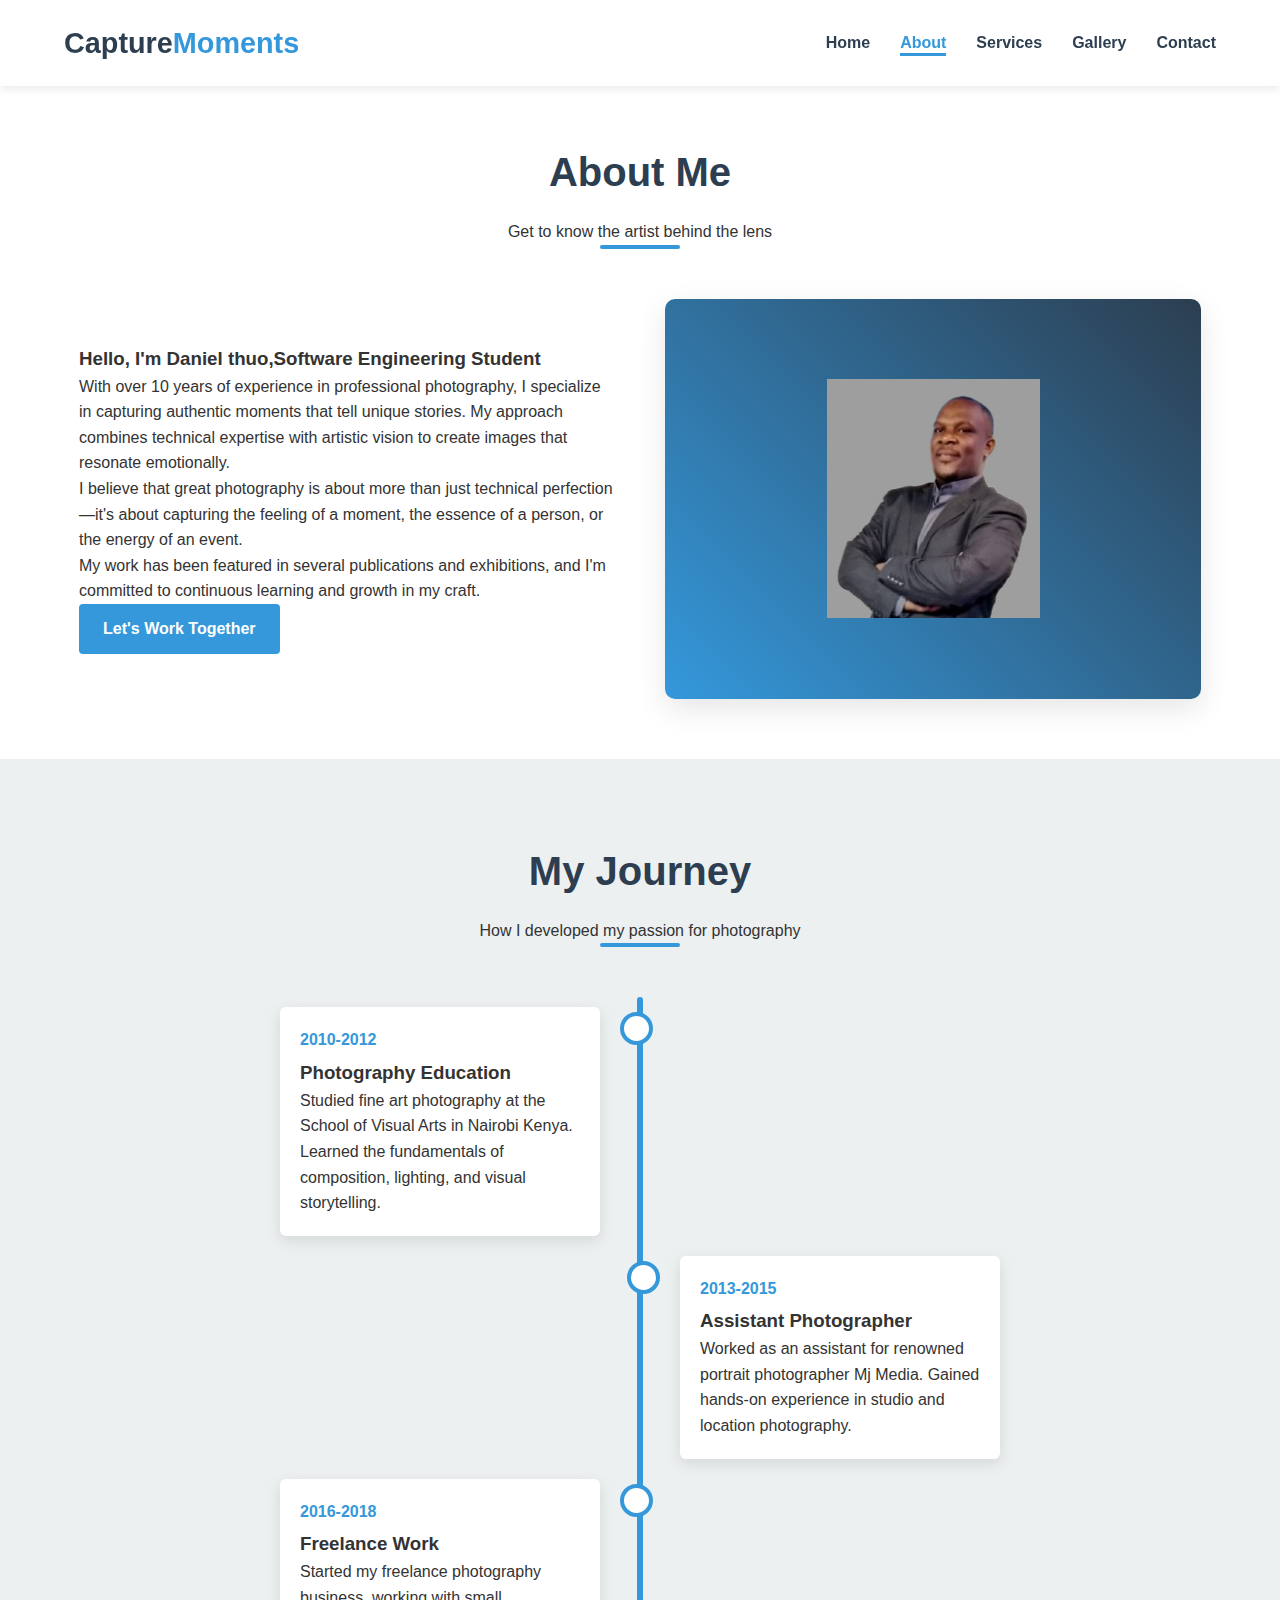
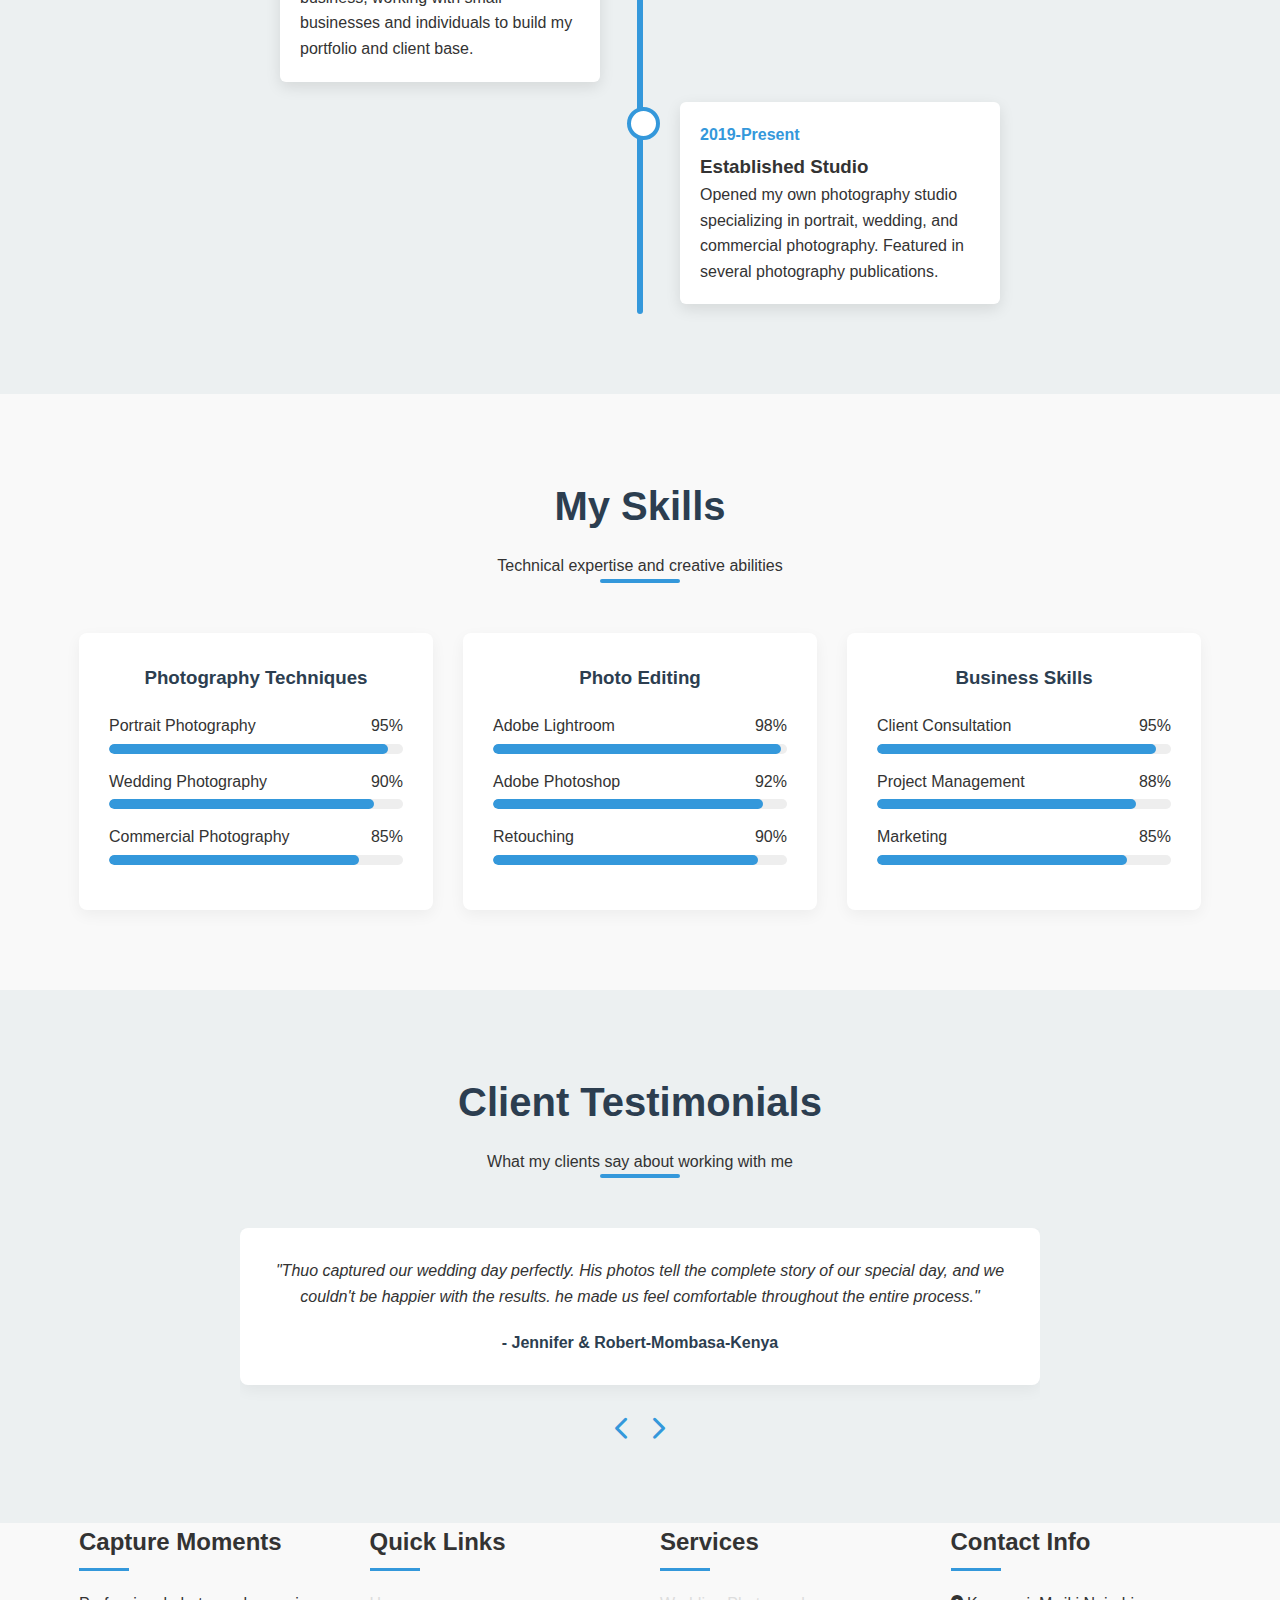
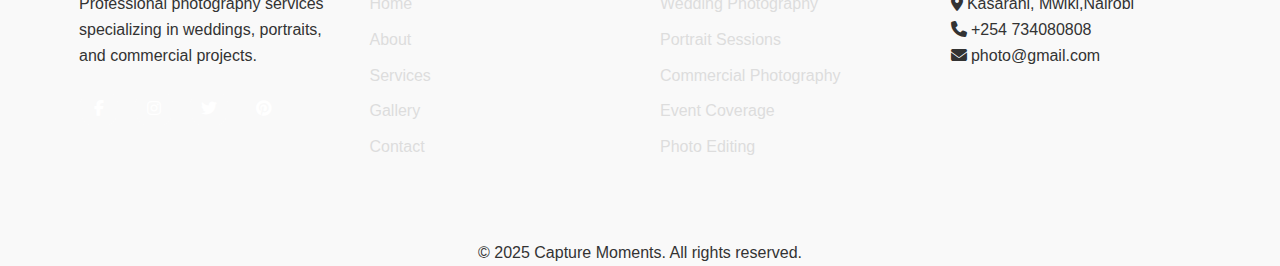
<file: about.html>
<!DOCTYPE html>
<html lang="en">
<head>
    <meta charset="UTF-8">
    <meta name="viewport" content="width=device-width, initial-scale=1.0">
    <title>About - Capture Moments Photography</title>
    <link rel="stylesheet" href="https://cdnjs.cloudflare.com/ajax/libs/font-awesome/6.4.0/css/all.min.css">
    <link rel="stylesheet" href="css/style.css">
</head>
<body>
    <!-- Header -->
    <header>
        <div class="container header-container">
            <a href="index.html" class="logo">Capture<span>Moments</span></a>
            
            <div class="hamburger" id="hamburger">
                <i class="fas fa-bars"></i>
            </div>
            
            <ul class="nav-menu" id="nav-menu">
                <li><a href="index.html">Home</a></li>
                <li><a href="about.html" class="active">About</a></li>
                <li><a href="services.html">Services</a></li>
                <li><a href="gallery.html">Gallery</a></li>
                <li><a href="contact.html">Contact</a></li>
            </ul>
        </div>
    </header>

    <!-- About Intro Section -->
    <section class="about-intro">
        <div class="container">
            <div class="section-title">
                <h2>About Me</h2>
                <p>Get to know the artist behind the lens</p>
            </div>
            
            <div class="about-content">
                <div class="about-text">
                    <h3>Hello, I'm Daniel thuo,Software Engineering Student</h3>
                    <p>With over 10 years of experience in professional photography, 
                      I specialize in capturing authentic moments that tell unique stories.
                      My approach combines technical expertise with artistic vision to create images that resonate emotionally.</p>
                    <p>I believe that great photography is about more than just technical perfection—it's about capturing the feeling of a moment, 
                      the essence of a person, or the energy of an event.</p>
                    <p>My work has been featured in several publications and exhibitions,
                      and I'm committed to continuous learning and growth in my craft.</p>
                    <a href="contact.html" class="btn">Let's Work Together</a>
                </div>
                <div class="about-image">
                    <div class="image-placeholder">
                       <img src="images/pas.png" alt="Photographer Portrait" />
                    </div>
                </div>
            </div>
        </div>
    </section>

    <!-- My Journey Section -->
    <section class="journey">
        <div class="container">
            <div class="section-title">
                <h2>My Journey</h2>
                <p>How I developed my passion for photography</p>
            </div>
            
            <div class="timeline">
                <div class="timeline-item">
                    <div class="timeline-content">
                        <div class="timeline-date">2010-2012</div>
                        <h3>Photography Education</h3>
                        <p>Studied fine art photography at the School of Visual Arts in Nairobi Kenya. 
                          Learned the fundamentals of composition, lighting, and visual storytelling.</p>
                    </div>
                </div>
                
                <div class="timeline-item">
                    <div class="timeline-content">
                        <div class="timeline-date">2013-2015</div>
                        <h3>Assistant Photographer</h3>
                        <p>Worked as an assistant for renowned portrait photographer Mj Media. 
                          Gained hands-on experience in studio and location photography.</p>
                    </div>
                </div>
                
                <div class="timeline-item">
                    <div class="timeline-content">
                        <div class="timeline-date">2016-2018</div>
                        <h3>Freelance Work</h3>
                        <p>Started my freelance photography business, 
                          working with small businesses and individuals to build my portfolio and client base.</p>
                    </div>
                </div>
                
                <div class="timeline-item">
                    <div class="timeline-content">
                        <div class="timeline-date">2019-Present</div>
                        <h3>Established Studio</h3>
                        <p>Opened my own photography studio specializing in portrait, wedding, and commercial photography.
                           Featured in several photography publications.</p>
                    </div>
                </div>
            </div>
        </div>
    </section>

    <!-- Skills Section -->
    <section class="skills">
        <div class="container">
            <div class="section-title">
                <h2>My Skills</h2>
                <p>Technical expertise and creative abilities</p>
            </div>
            
            <div class="skills-container">
                <div class="skill-category">
                    <h3>Photography Techniques</h3>
                    
                    <div class="skill-item">
                        <div class="skill-name">
                            <span>Portrait Photography</span>
                            <span>95%</span>
                        </div>
                        <div class="skill-bar">
                            <div class="skill-progress" style="width: 95%"></div>
                        </div>
                    </div>
                    
                    <div class="skill-item">
                        <div class="skill-name">
                            <span>Wedding Photography</span>
                            <span>90%</span>
                        </div>
                        <div class="skill-bar">
                            <div class="skill-progress" style="width: 90%"></div>
                        </div>
                    </div>
                    
                    <div class="skill-item">
                        <div class="skill-name">
                            <span>Commercial Photography</span>
                            <span>85%</span>
                        </div>
                        <div class="skill-bar">
                            <div class="skill-progress" style="width: 85%"></div>
                        </div>
                    </div>
                </div>
                
                <div class="skill-category">
                    <h3>Photo Editing</h3>
                    
                    <div class="skill-item">
                        <div class="skill-name">
                            <span>Adobe Lightroom</span>
                            <span>98%</span>
                        </div>
                        <div class="skill-bar">
                            <div class="skill-progress" style="width: 98%"></div>
                        </div>
                    </div>
                    
                    <div class="skill-item">
                        <div class="skill-name">
                            <span>Adobe Photoshop</span>
                            <span>92%</span>
                        </div>
                        <div class="skill-bar">
                            <div class="skill-progress" style="width: 92%"></div>
                        </div>
                    </div>
                    
                    <div class="skill-item">
                        <div class="skill-name">
                            <span>Retouching</span>
                            <span>90%</span>
                        </div>
                        <div class="skill-bar">
                            <div class="skill-progress" style="width: 90%"></div>
                        </div>
                    </div>
                </div>
                
                <div class="skill-category">
                    <h3>Business Skills</h3>
                    
                    <div class="skill-item">
                        <div class="skill-name">
                            <span>Client Consultation</span>
                            <span>95%</span>
                        </div>
                        <div class="skill-bar">
                            <div class="skill-progress" style="width: 95%"></div>
                        </div>
                    </div>
                    
                    <div class="skill-item">
                        <div class="skill-name">
                            <span>Project Management</span>
                            <span>88%</span>
                        </div>
                        <div class="skill-bar">
                            <div class="skill-progress" style="width: 88%"></div>
                        </div>
                    </div>
                    
                    <div class="skill-item">
                        <div class="skill-name">
                            <span>Marketing</span>
                            <span>85%</span>
                        </div>
                        <div class="skill-bar">
                            <div class="skill-progress" style="width: 85%"></div>
                        </div>
                    </div>
                </div>
            </div>
        </div>
    </section>

    <!-- Testimonials Section -->
    <section class="testimonials">
        <div class="container">
            <div class="section-title">
                <h2>Client Testimonials</h2>
                <p>What my clients say about working with me</p>
            </div>
            
            <div class="testimonial-slider">
                <div class="testimonial active">
                    <p class="testimonial-text">"Thuo captured our wedding day perfectly.
                       His photos tell the complete story of our special day, 
                       and we couldn't be happier with the results. 
                       he made us feel comfortable throughout the entire process."</p>
                    <p class="testimonial-author">- Jennifer & Robert-Mombasa-Kenya</p>
                </div>
                
                <div class="testimonial">
                    <p class="testimonial-text">"The corporate headshots Thuo took for our team were exceptional. 
                      he has a talent for making people feel at ease, which resulted in natural, 
                      professional photos that represent our company perfectly."</p>
                    <p class="testimonial-author">- Michael Thompson, CEO-USA</p>
                </div>
                
                <div class="testimonial">
                    <p class="testimonial-text">"I've hired Thuo for several commercial projects, 
                      and he consistently delivers outstanding work. His attention to detail and creative eye make His
                       photography stand out from the rest."</p>
                    <p class="testimonial-author">- Lisa Chen, Marketing Director-China</p>
                </div>
                
                <div class="testimonial-controls">
                    <button id="prev-testimonial"><i class="fas fa-chevron-left"></i></button>
                    <button id="next-testimonial"><i class="fas fa-chevron-right"></i></button>
                </div>
            </div>
        </div>
    </section>

    <!-- Footer -->
    <footer>
        <div class="container">
            <div class="footer-container">
                <div class="footer-section">
                    <h3>Capture Moments</h3>
                    <p>Professional photography services specializing in weddings, portraits, and commercial projects.</p>
                    <div class="social-links">
                        <a href="#"><i class="fab fa-facebook-f"></i></a>
                        <a href="#"><i class="fab fa-instagram"></i></a>
                        <a href="#"><i class="fab fa-twitter"></i></a>
                        <a href="#"><i class="fab fa-pinterest"></i></a>
                    </div>
                </div>
                
                <div class="footer-section">
                    <h3>Quick Links</h3>
                    <ul class="footer-links">
                        <li><a href="index.html">Home</a></li>
                        <li><a href="about.html">About</a></li>
                        <li><a href="services.html">Services</a></li>
                        <li><a href="gallery.html">Gallery</a></li>
                        <li><a href="contact.html">Contact</a></li>
                    </ul>
                </div>
                
                <div class="footer-section">
                    <h3>Services</h3>
                    <ul class="footer-links">
                        <li><a href="services.html">Wedding Photography</a></li>
                        <li><a href="services.html">Portrait Sessions</a></li>
                        <li><a href="services.html">Commercial Photography</a></li>
                        <li><a href="services.html">Event Coverage</a></li>
                        <li><a href="services.html">Photo Editing</a></li>
                    </ul>
                </div>
                
                <div class="footer-section">
                    <h3>Contact Info</h3>
                    <p><i class="fas fa-map-marker-alt"></i> Kasarani, Mwiki,Nairobi</p>
                    <p><i class="fas fa-phone"></i> +254 734080808</p>
                    <p><i class="fas fa-envelope"></i> photo@gmail.com</p>
                </div>
            </div>
            
            <div class="copyright">
                <p>&copy; 2025 Capture Moments. All rights reserved.</p>
            </div>
        </div>
    </footer>

    <script src="js/script.js"></script>
</body>
</html>
</file>
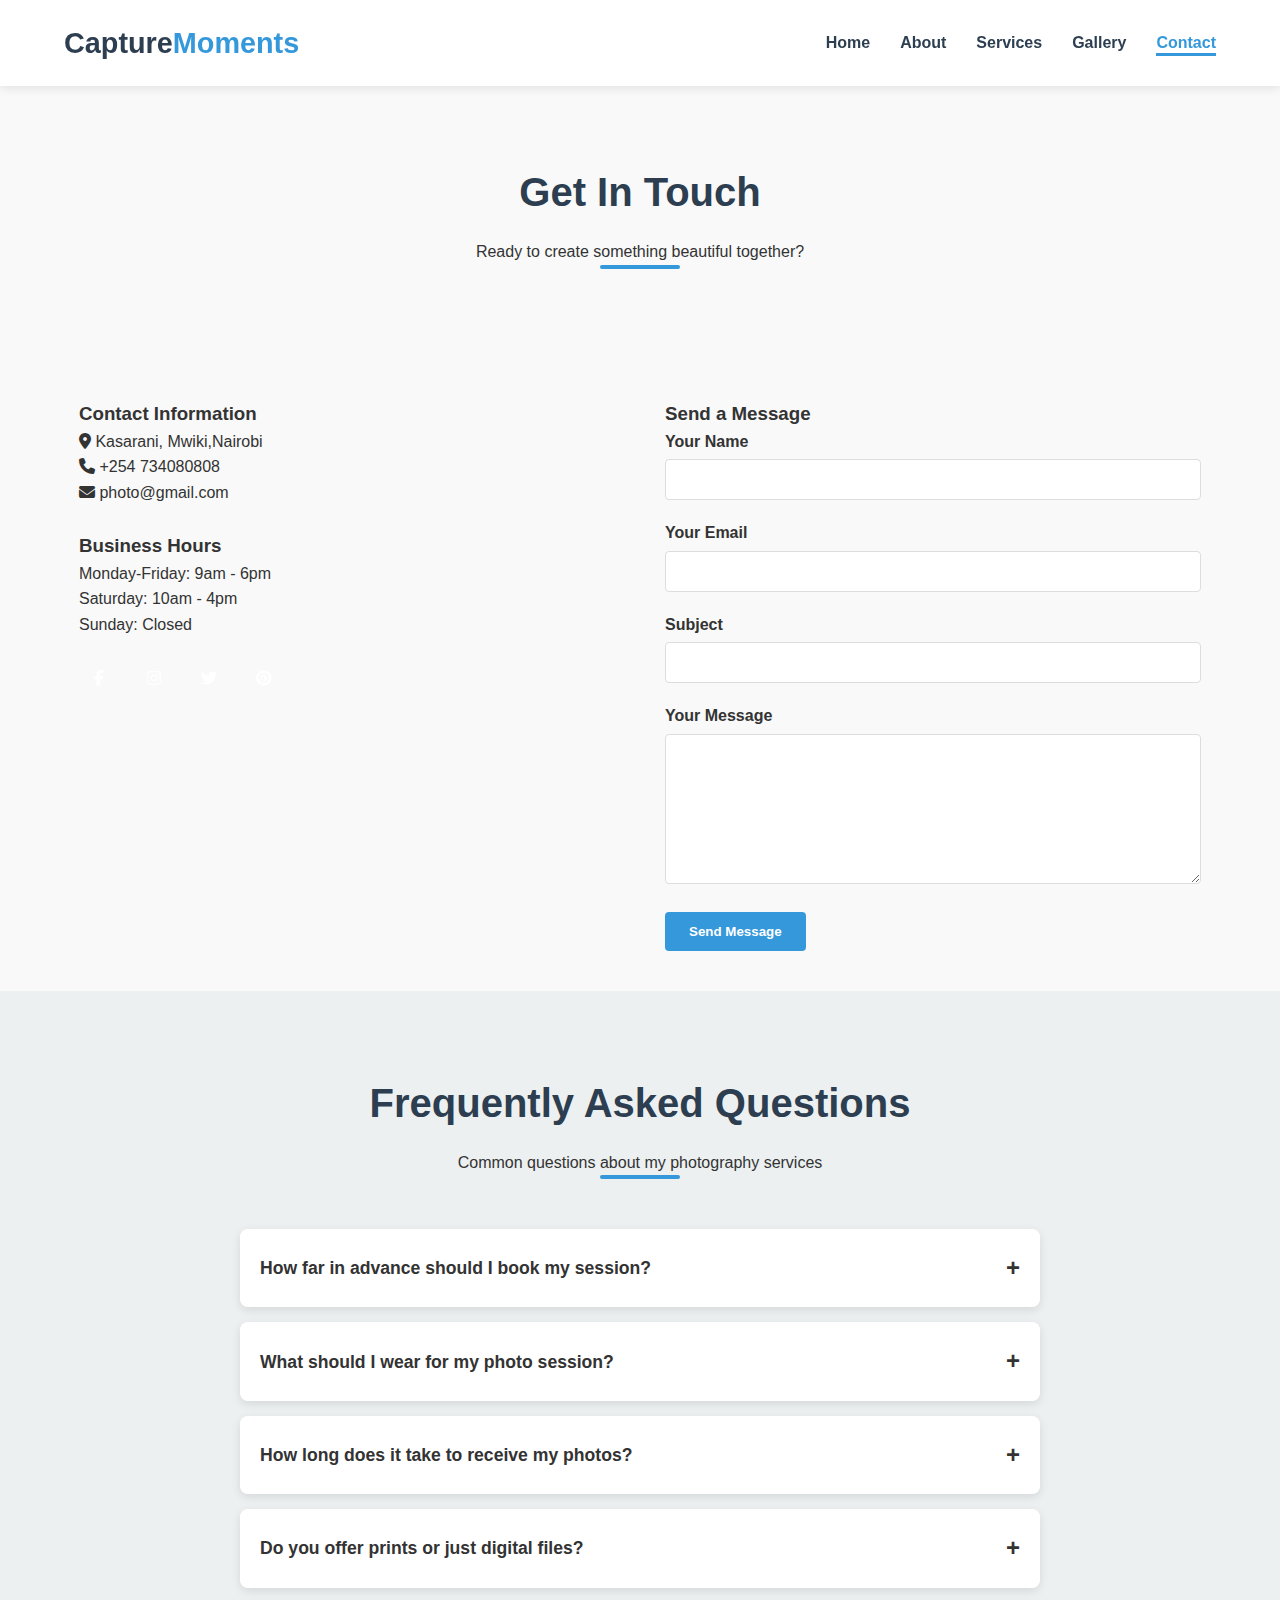
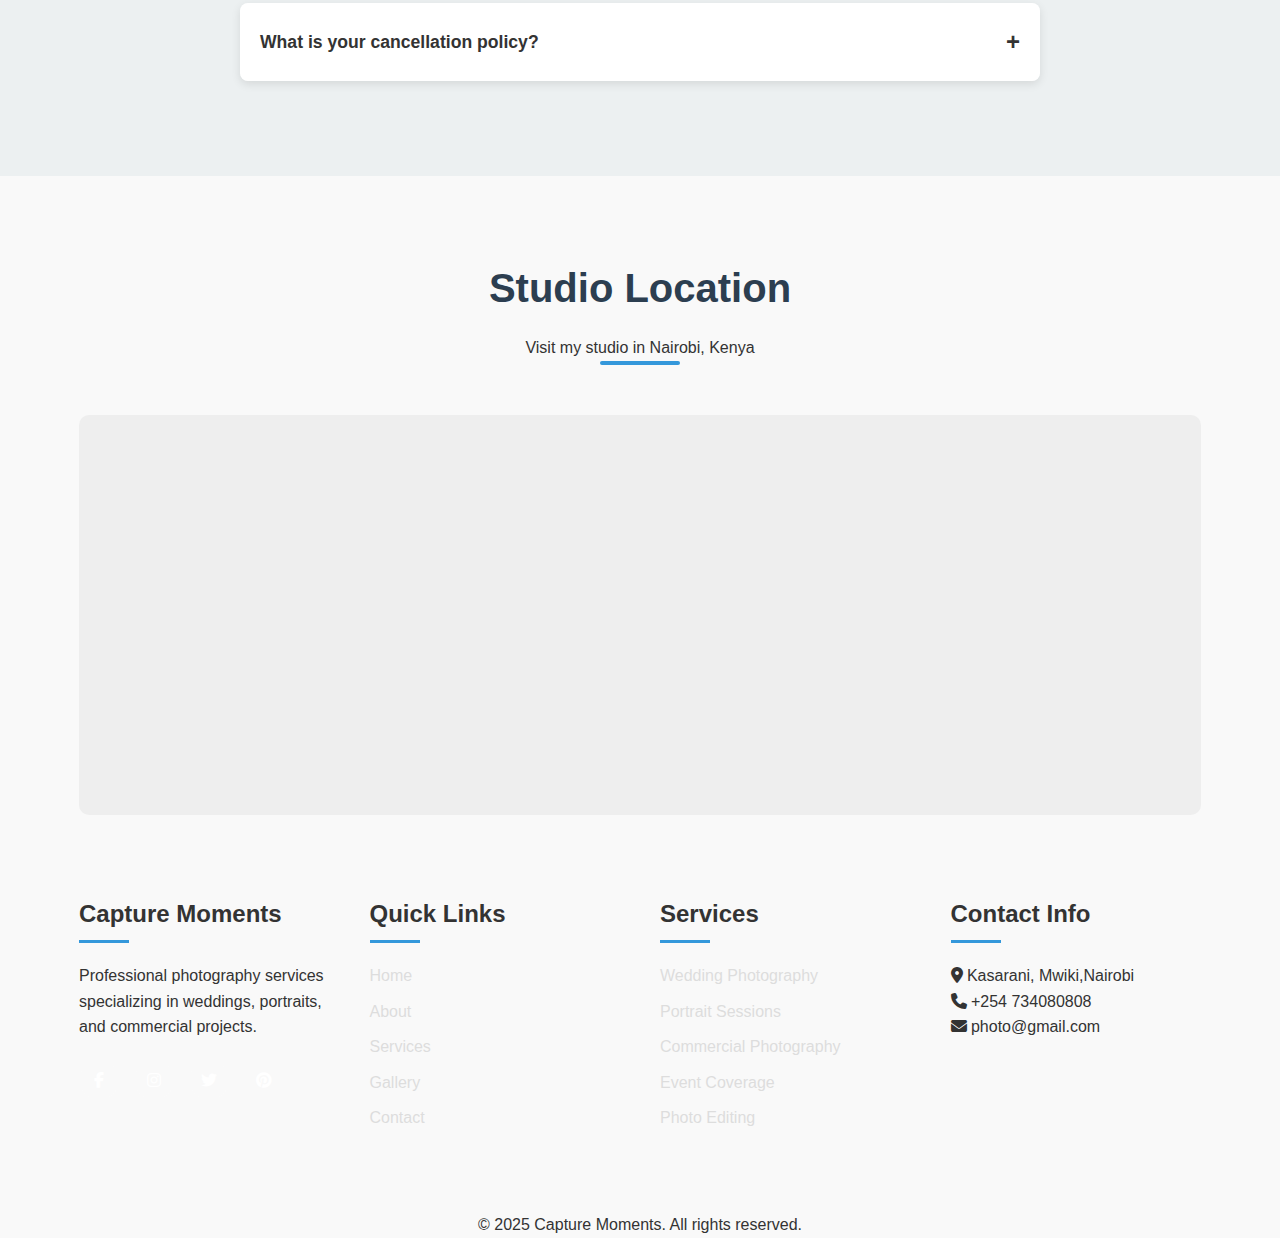
<file: contact.html>
<!DOCTYPE html>
<html lang="en">
<head>
    <meta charset="UTF-8">
    <meta name="viewport" content="width=device-width, initial-scale=1.0">
    <title>Contact - Capture Moments Photography</title>
    <link rel="stylesheet" href="https://cdnjs.cloudflare.com/ajax/libs/font-awesome/6.4.0/css/all.min.css">
    <link rel="stylesheet" href="css/style.css">
</head>
<body>
    <!-- Header -->
    <header>
        <div class="container header-container">
            <a href="index.html" class="logo">Capture<span>Moments</span></a>
            
            <div class="hamburger" id="hamburger">
                <i class="fas fa-bars"></i>
            </div>
            
            <ul class="nav-menu" id="nav-menu">
                <li><a href="index.html">Home</a></li>
                <li><a href="about.html">About</a></li>
                <li><a href="services.html">Services</a></li>
                <li><a href="gallery.html">Gallery</a></li>
                <li><a href="contact.html" class="active">Contact</a></li>
            </ul>
        </div>
    </header>

    <!-- Contact Header Section -->
    <section class="contact-header">
        <div class="container">
            <div class="section-title">
                <h2>Get In Touch</h2>
                <p>Ready to create something beautiful together?</p>
            </div>
        </div>
    </section>

    <!-- Contact Section -->
    <section class="contact-section">
        <div class="container">
            <div class="contact-container">
                <div class="contact-info">
                    <h3>Contact Information</h3>
                       <p><i class="fas fa-map-marker-alt"></i> Kasarani, Mwiki,Nairobi</p>
                    <p><i class="fas fa-phone"></i> +254 734080808</p>
                    <p><i class="fas fa-envelope"></i> photo@gmail.com</p>
                    <br>
                    <h3>Business Hours</h3>
                    <p>Monday-Friday: 9am - 6pm</p>
                    <p>Saturday: 10am - 4pm</p>
                    <p>Sunday: Closed</p>
                    
                    <div class="social-links">
                        <a href="#"><i class="fab fa-facebook-f"></i></a>
                        <a href="#"><i class="fab fa-instagram"></i></a>
                        <a href="#"><i class="fab fa-twitter"></i></a>
                        <a href="#"><i class="fab fa-pinterest"></i></a>
                    </div>
                </div>
                
                <div class="contact-form">
                    <h3>Send a Message</h3>
                    <form id="contactForm">
                        <div class="form-group">
                            <label for="name">Your Name</label>
                            <input type="text" id="name" required>
                        </div>
                        
                        <div class="form-group">
                            <label for="email">Your Email</label>
                            <input type="email" id="email" required>
                        </div>
                        
                        <div class="form-group">
                            <label for="subject">Subject</label>
                            <input type="text" id="subject">
                        </div>
                        
                        <div class="form-group">
                            <label for="message">Your Message</label>
                            <textarea id="message" required></textarea>
                        </div>
                        
                        <button type="submit" class="btn">Send Message</button>
                    </form>
                </div>
            </div>
        </div>
    </section>

    <!-- FAQ Section -->
    <section class="faq">
        <div class="container">
            <div class="section-title">
                <h2>Frequently Asked Questions</h2>
                <p>Common questions about my photography services</p>
            </div>
            
            <div class="faq-container">
                <div class="faq-item">
                    <div class="faq-question">
                        <h3>How far in advance should I book my session?</h3>
                        <span class="faq-toggle">+</span>
                    </div>
                    <div class="faq-answer">
                        <p>It's best to book at least 2-3 weeks in advance for portrait sessions and 6-12 months in advance for weddings to ensure availability.</p>
                    </div>
                </div>
                
                <div class="faq-item">
                    <div class="faq-question">
                        <h3>What should I wear for my photo session?</h3>
                        <span class="faq-toggle">+</span>
                    </div>
                    <div class="faq-answer">
                        <p>I recommend solid colors and avoiding busy patterns. For group photos, coordinating colors work best. I provide a detailed style guide after booking.</p>
                    </div>
                </div>
                
                <div class="faq-item">
                    <div class="faq-question">
                        <h3>How long does it take to receive my photos?</h3>
                        <span class="faq-toggle">+</span>
                    </div>
                    <div class="faq-answer">
                        <p>Portrait sessions typically take 1-2 weeks for delivery. Weddings and events take 4-6 weeks. Rush processing is available for an additional fee.</p>
                    </div>
                </div>
                
                <div class="faq-item">
                    <div class="faq-question">
                        <h3>Do you offer prints or just digital files?</h3>
                        <span class="faq-toggle">+</span>
                    </div>
                    <div class="faq-answer">
                        <p>I offer both! You'll receive high-resolution digital files with print release, and I also offer professional printing services through my lab partners.</p>
                    </div>
                </div>
                
                <div class="faq-item">
                    <div class="faq-question">
                        <h3>What is your cancellation policy?</h3>
                        <span class="faq-toggle">+</span>
                    </div>
                    <div class="faq-answer">
                        <p>I understand that life happens. Sessions can be rescheduled with at least 48 hours notice. Wedding deposits are non-refundable but can be applied to a new date if available.</p>
                    </div>
                </div>
            </div>
        </div>
    </section>

    <!-- Map Section -->
    <section class="map-section">
        <div class="container">
            <div class="section-title">
                <h2>Studio Location</h2>
                <p>Visit my studio in Nairobi, Kenya</p>
            </div>
            
            <div class="map-placeholder" style="width:100%; height:400px; border-radius:10px; overflow:hidden;">
    <iframe 
        src="https://www.google.com/maps/embed?pb=!1m18!1m12!1m3!1d3988.891727758311!2d36.91482197496494!3d-1.224052235572671!2m3!1f0!2f0!3f0!3m2!1i1024!2i768!4f13.1!3m3!1m2!1s0x182f3dfbf5123e77%3A0xe2eaa7d8846d3bb5!2sMwiki%2C%20Kasarani%2C%20Nairobi!5e0!3m2!1sen!2ske!4v1694185869273!5m2!1sen!2ske" 
        width="100%" 
        height="100%" 
        style="border:0;" 
        allowfullscreen="" 
        loading="lazy" 
        referrerpolicy="no-referrer-when-downgrade">
    </iframe>
</div>

        </div>
    </section>

    <!-- Footer -->
    <footer>
        <div class="container">
            <div class="footer-container">
                <div class="footer-section">
                    <h3>Capture Moments</h3>
                    <p>Professional photography services specializing in weddings, portraits, and commercial projects.</p>
                    <div class="social-links">
                        <a href="#"><i class="fab fa-facebook-f"></i></a>
                        <a href="#"><i class="fab fa-instagram"></i></a>
                        <a href="#"><i class="fab fa-twitter"></i></a>
                        <a href="#"><i class="fab fa-pinterest"></i></a>
                    </div>
                </div>
                
                <div class="footer-section">
                    <h3>Quick Links</h3>
                    <ul class="footer-links">
                        <li><a href="index.html">Home</a></li>
                        <li><a href="about.html">About</a></li>
                        <li><a href="services.html">Services</a></li>
                        <li><a href="gallery.html">Gallery</a></li>
                        <li><a href="contact.html">Contact</a></li>
                    </ul>
                </div>
                
                <div class="footer-section">
                    <h3>Services</h3>
                    <ul class="footer-links">
                        <li><a href="services.html">Wedding Photography</a></li>
                        <li><a href="services.html">Portrait Sessions</a></li>
                        <li><a href="services.html">Commercial Photography</a></li>
                        <li><a href="services.html">Event Coverage</a></li>
                        <li><a href="services.html">Photo Editing</a></li>
                    </ul>
                </div>
                
         <div class="footer-section">
                    <h3>Contact Info</h3>
                    <p><i class="fas fa-map-marker-alt"></i> Kasarani, Mwiki,Nairobi</p>
                    <p><i class="fas fa-phone"></i> +254 734080808</p>
                    <p><i class="fas fa-envelope"></i> photo@gmail.com</p>
                </div>
            </div>
            
            <div class="copyright">
                <p>&copy; 2025 Capture Moments. All rights reserved.</p>
            </div>
        </div>
    </footer>

    <script src="js/script.js"></script>
</body>
</html>
</file>
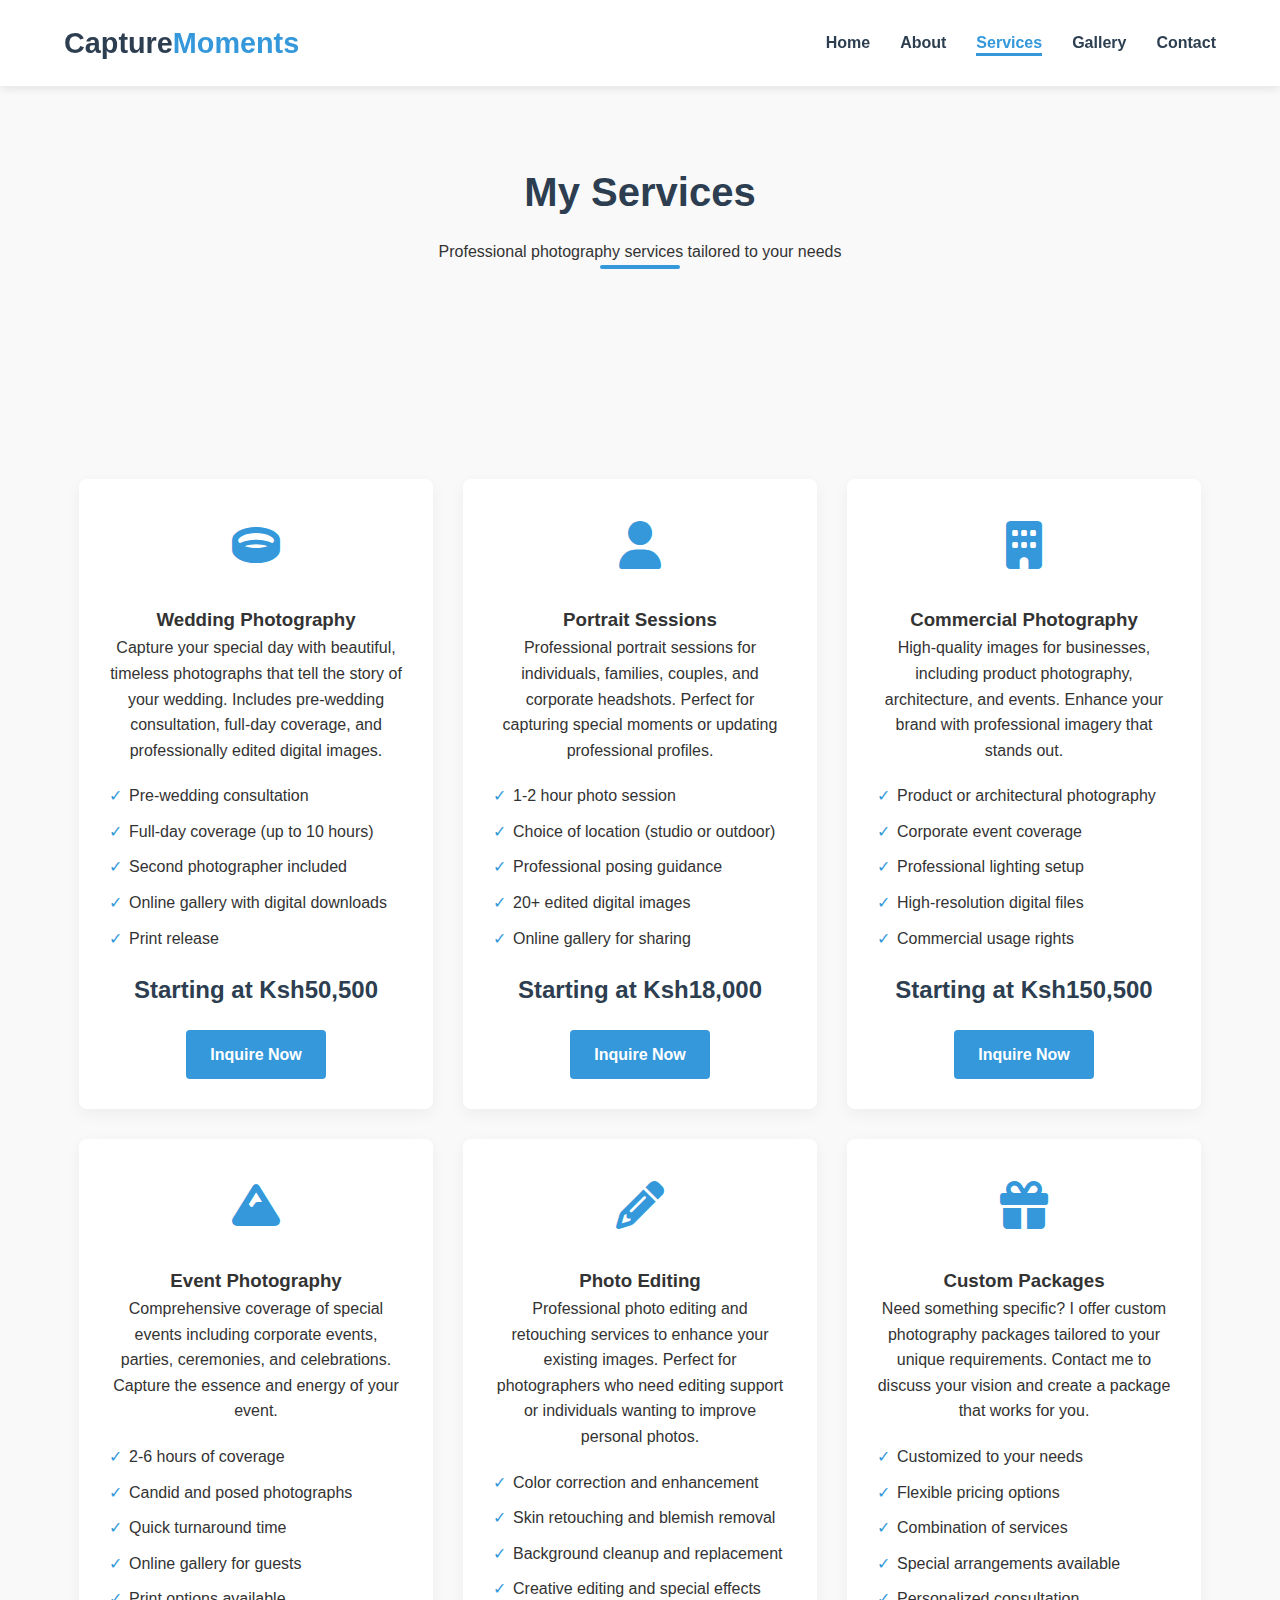
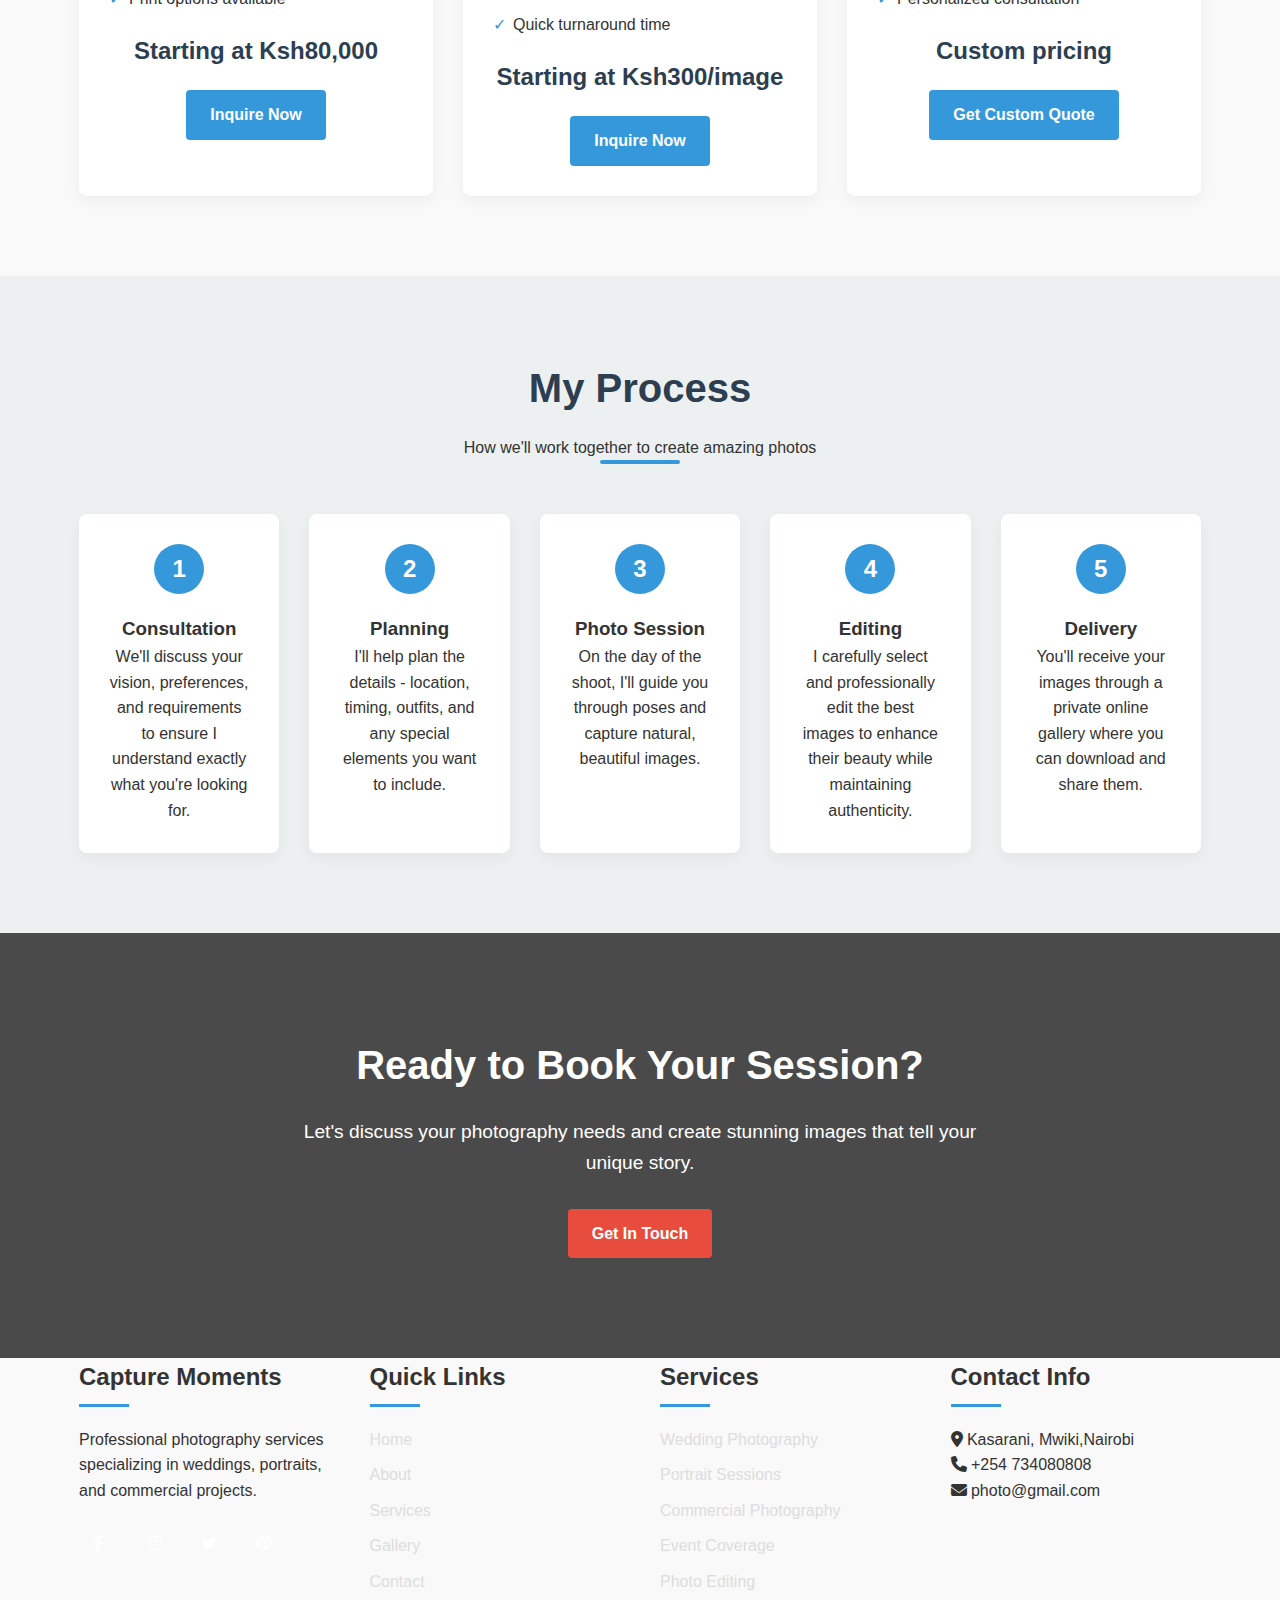
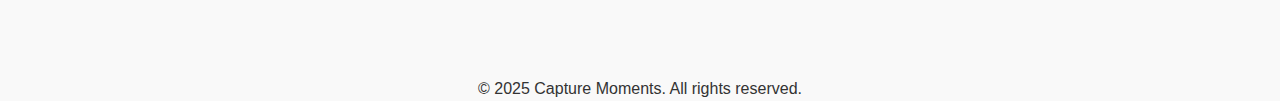
<file: services.html>
<!DOCTYPE html>
<html lang="en">
<head>
    <meta charset="UTF-8">
    <meta name="viewport" content="width=device-width, initial-scale=1.0">
    <title>Services - Capture Moments Photography</title>
    <link rel="stylesheet" href="https://cdnjs.cloudflare.com/ajax/libs/font-awesome/6.4.0/css/all.min.css">
    <link rel="stylesheet" href="css/style.css">
</head>
<body>
    <!-- Header -->
    <header>
        <div class="container header-container">
            <a href="index.html" class="logo">Capture<span>Moments</span></a>
            
            <div class="hamburger" id="hamburger">
                <i class="fas fa-bars"></i>
            </div>
            
            <ul class="nav-menu" id="nav-menu">
                <li><a href="index.html">Home</a></li>
                <li><a href="about.html">About</a></li>
                <li><a href="services.html" class="active">Services</a></li>
                <li><a href="gallery.html">Gallery</a></li>
                <li><a href="contact.html">Contact</a></li>
            </ul>
        </div>
    </header>

    <!-- Services Header Section -->
    <section class="services-header">
        <div class="container">
            <div class="section-title">
                <h2>My Services</h2>
                <p>Professional photography services tailored to your needs</p>
            </div>
        </div>
    </section>

    <!-- Services Grid Section -->
    <section class="services-grid-section">
        <div class="container">
            <div class="services-grid">
                <div class="service-card">
                    <div class="service-icon">
                        <i class="fas fa-ring"></i>
                    </div>
                    <h3>Wedding Photography</h3>
                    <p>Capture your special day with beautiful, timeless photographs that tell the story of your wedding. Includes pre-wedding consultation, full-day coverage, and professionally edited digital images.</p>
                    <ul class="service-features">
                        <li>Pre-wedding consultation</li>
                        <li>Full-day coverage (up to 10 hours)</li>
                        <li>Second photographer included</li>
                        <li>Online gallery with digital downloads</li>
                        <li>Print release</li>
                    </ul>
                    <div class="service-price">Starting at Ksh50,500</div>
                    <a href="contact.html" class="btn">Inquire Now</a>
                </div>
                
                <div class="service-card">
                    <div class="service-icon">
                        <i class="fas fa-user"></i>
                    </div>
                    <h3>Portrait Sessions</h3>
                    <p>Professional portrait sessions for individuals, families, couples, and corporate headshots. Perfect for capturing special moments or updating professional profiles.</p>
                    <ul class="service-features">
                        <li>1-2 hour photo session</li>
                        <li>Choice of location (studio or outdoor)</li>
                        <li>Professional posing guidance</li>
                        <li>20+ edited digital images</li>
                        <li>Online gallery for sharing</li>
                    </ul>
                    <div class="service-price">Starting at Ksh18,000</div>
                    <a href="contact.html" class="btn">Inquire Now</a>
                </div>
                
                <div class="service-card">
                    <div class="service-icon">
                        <i class="fas fa-building"></i>
                    </div>
                    <h3>Commercial Photography</h3>
                    <p>High-quality images for businesses, including product photography, architecture, and events. Enhance your brand with professional imagery that stands out.</p>
                    <ul class="service-features">
                        <li>Product or architectural photography</li>
                        <li>Corporate event coverage</li>
                        <li>Professional lighting setup</li>
                        <li>High-resolution digital files</li>
                        <li>Commercial usage rights</li>
                    </ul>
                    <div class="service-price">Starting at Ksh150,500</div>
                    <a href="contact.html" class="btn">Inquire Now</a>
                </div>
                
                <div class="service-card">
                    <div class="service-icon">
                        <i class="fas fa-mountain"></i>
                    </div>
                    <h3>Event Photography</h3>
                    <p>Comprehensive coverage of special events including corporate events, parties, ceremonies, and celebrations. Capture the essence and energy of your event.</p>
                    <ul class="service-features">
                        <li>2-6 hours of coverage</li>
                        <li>Candid and posed photographs</li>
                        <li>Quick turnaround time</li>
                        <li>Online gallery for guests</li>
                        <li>Print options available</li>
                    </ul>
                    <div class="service-price">Starting at Ksh80,000</div>
                    <a href="contact.html" class="btn">Inquire Now</a>
                </div>
                
                <div class="service-card">
                    <div class="service-icon">
                        <i class="fas fa-pencil-alt"></i>
                    </div>
                    <h3>Photo Editing</h3>
                    <p>Professional photo editing and retouching services to enhance your existing images. Perfect for photographers who need editing support or individuals wanting to improve personal photos.</p>
                    <ul class="service-features">
                        <li>Color correction and enhancement</li>
                        <li>Skin retouching and blemish removal</li>
                        <li>Background cleanup and replacement</li>
                        <li>Creative editing and special effects</li>
                        <li>Quick turnaround time</li>
                    </ul>
                    <div class="service-price">Starting at Ksh300/image</div>
                    <a href="contact.html" class="btn">Inquire Now</a>
                </div>
                
                <div class="service-card">
                    <div class="service-icon">
                        <i class="fas fa-gift"></i>
                    </div>
                    <h3>Custom Packages</h3>
                    <p>Need something specific? I offer custom photography packages tailored to your unique requirements. Contact me to discuss your vision and create a package that works for you.</p>
                    <ul class="service-features">
                        <li>Customized to your needs</li>
                        <li>Flexible pricing options</li>
                        <li>Combination of services</li>
                        <li>Special arrangements available</li>
                        <li>Personalized consultation</li>
                    </ul>
                    <div class="service-price">Custom pricing</div>
                    <a href="contact.html" class="btn">Get Custom Quote</a>
                </div>
            </div>
        </div>
    </section>

    <!-- Process Section -->
    <section class="process">
        <div class="container">
            <div class="section-title">
                <h2>My Process</h2>
                <p>How we'll work together to create amazing photos</p>
            </div>
            
            <div class="process-steps">
                <div class="process-step">
                    <div class="step-number">1</div>
                    <h3>Consultation</h3>
                    <p>We'll discuss your vision, preferences, and requirements to ensure I understand exactly what you're looking for.</p>
                </div>
                
                <div class="process-step">
                    <div class="step-number">2</div>
                    <h3>Planning</h3>
                    <p>I'll help plan the details - location, timing, outfits, and any special elements you want to include.</p>
                </div>
                
                <div class="process-step">
                    <div class="step-number">3</div>
                    <h3>Photo Session</h3>
                    <p>On the day of the shoot, I'll guide you through poses and capture natural, beautiful images.</p>
                </div>
                
                <div class="process-step">
                    <div class="step-number">4</div>
                    <h3>Editing</h3>
                    <p>I carefully select and professionally edit the best images to enhance their beauty while maintaining authenticity.</p>
                </div>
                
                <div class="process-step">
                    <div class="step-number">5</div>
                    <h3>Delivery</h3>
                    <p>You'll receive your images through a private online gallery where you can download and share them.</p>
                </div>
            </div>
        </div>
    </section>

    <!-- CTA Section -->
    <section class="cta">
        <div class="container">
            <h2>Ready to Book Your Session?</h2>
            <p>Let's discuss your photography needs and create stunning images that tell your unique story.</p>
            <a href="contact.html" class="btn btn-accent">Get In Touch</a>
        </div>
    </section>

    <!-- Footer -->
    <footer>
        <div class="container">
            <div class="footer-container">
                <div class="footer-section">
                    <h3>Capture Moments</h3>
                    <p>Professional photography services specializing in weddings, portraits, and commercial projects.</p>
                    <div class="social-links">
                        <a href="#"><i class="fab fa-facebook-f"></i></a>
                        <a href="#"><i class="fab fa-instagram"></i></a>
                        <a href="#"><i class="fab fa-twitter"></i></a>
                        <a href="#"><i class="fab fa-pinterest"></i></a>
                    </div>
                </div>
                
                <div class="footer-section">
                    <h3>Quick Links</h3>
                    <ul class="footer-links">
                        <li><a href="index.html">Home</a></li>
                        <li><a href="about.html">About</a></li>
                        <li><a href="services.html">Services</a></li>
                        <li><a href="gallery.html">Gallery</a></li>
                        <li><a href="contact.html">Contact</a></li>
                    </ul>
                </div>
                
                <div class="footer-section">
                    <h3>Services</h3>
                    <ul class="footer-links">
                        <li><a href="services.html">Wedding Photography</a></li>
                        <li><a href="services.html">Portrait Sessions</a></li>
                        <li><a href="services.html">Commercial Photography</a></li>
                        <li><a href="services.html">Event Coverage</a></li>
                        <li><a href="services.html">Photo Editing</a></li>
                    </ul>
                </div>
                
       <div class="footer-section">
                    <h3>Contact Info</h3>
                    <p><i class="fas fa-map-marker-alt"></i> Kasarani, Mwiki,Nairobi</p>
                    <p><i class="fas fa-phone"></i> +254 734080808</p>
                    <p><i class="fas fa-envelope"></i> photo@gmail.com</p>
                </div>
            </div>
            
            <div class="copyright">
                <p>&copy; 2025 Capture Moments. All rights reserved.</p>
            </div>
        </div>
    </footer>

    <script src="js/script.js"></script>
</body>
</html>
</file>
<file: css/style.css>
/* Global Styles */
:root {
    --primary-color: #2c3e50;
    --secondary-color: #3498db;
    --accent-color: #e74c3c;
    --light-color: #ecf0f1;
    --dark-color: #2c3e50;
    --text-color: #333;
    --transition: all 0.3s ease;
}

* {
    margin: 0;
    padding: 0;
    box-sizing: border-box;
}

body {
    font-family: 'Segoe UI', Tahoma, Geneva, Verdana, sans-serif;
    line-height: 1.6;
    color: var(--text-color);
    background-color: #f9f9f9;
    padding-top: 80px;
}

.container {
    width: 90%;
    max-width: 1200px;
    margin: 0 auto;
    padding: 0 15px;
}

a {
    text-decoration: none;
    color: var(--secondary-color);
    transition: var(--transition);
}

a:hover {
    color: var(--accent-color);
}

img {
    max-width: 100%;
    height: auto;
}

.btn {
    display: inline-block;
    padding: 12px 24px;
    background-color: var(--secondary-color);
    color: white;
    border: none;
    border-radius: 4px;
    cursor: pointer;
    transition: var(--transition);
    font-weight: 600;
}

.btn:hover {
    background-color: var(--primary-color);
    color: white;
    transform: translateY(-3px);
    box-shadow: 0 5px 15px rgba(0, 0, 0, 0.1);
}

.btn-accent {
    background-color: var(--accent-color);
}

.btn-accent:hover {
    background-color: #c0392b;
}

section {
    padding: 80px 0;
}

.section-title {
    text-align: center;
    margin-bottom: 50px;
    position: relative;
}

.section-title h2 {
    font-size: 2.5rem;
    color: var(--primary-color);
    margin-bottom: 15px;
}

.section-title::after {
    content: '';
    display: block;
    width: 80px;
    height: 4px;
    background-color: var(--secondary-color);
    margin: 0 auto;
    border-radius: 2px;
}

/* Header Styles */
header {
    background-color: white;
    box-shadow: 0 2px 10px rgba(0, 0, 0, 0.1);
    position: fixed;
    top: 0;
    left: 0;
    right: 0;
    z-index: 1000;
}

.header-container {
    display: flex;
    justify-content: space-between;
    align-items: center;
    padding: 20px 0;
}

.logo {
    font-size: 1.8rem;
    font-weight: 700;
    color: var(--primary-color);
}

.logo span {
    color: var(--secondary-color);
}

.nav-menu {
    display: flex;
    list-style: none;
}

.nav-menu li {
    margin-left: 30px;
}

.nav-menu a {
    color: var(--dark-color);
    font-weight: 600;
    position: relative;
}

.nav-menu a.active {
    color: var(--secondary-color);
}

.nav-menu a::after {
    content: '';
    position: absolute;
    bottom: -5px;
    left: 0;
    width: 0;
    height: 3px;
    background-color: var(--secondary-color);
    transition: var(--transition);
}

.nav-menu a:hover::after,
.nav-menu a.active::after {
    width: 100%;
}

.hamburger {
    display: none;
    cursor: pointer;
    font-size: 1.5rem;
}

/* Hero Section */
.hero {
    height: 100vh;
    background: linear-gradient(rgba(0, 0, 0, 0.6), rgba(0, 0, 0, 0.6)),
                url('../images/fro.jpg') no-repeat center center/cover;
    display: flex;
    align-items: center;
    text-align: center;
    color: white;
}


.hero-content {
    max-width: 800px;
    margin: 0 auto;
    padding: 0 20px;
}

.hero-content h1 {
    font-size: 3.5rem;
    margin-bottom: 20px;
    animation: fadeInDown 1s ease;
}

.hero-content p {
    font-size: 1.2rem;
    margin-bottom: 30px;
    animation: fadeInUp 1s ease;
}

/* About Intro Section */
.about-intro {
    background-color: white;
    padding: 60px 0;
}

.about-content {
    display: flex;
    align-items: center;
    gap: 50px;
}

.about-text {
    flex: 1;
}

.about-image {
    flex: 1;
    border-radius: 10px;
    overflow: hidden;
    box-shadow: 0 10px 30px rgba(0, 0, 0, 0.1);
    position: relative;
}

.image-placeholder {
    height: 400px;
    background: linear-gradient(45deg, #3498db, #2c3e50);
    display: flex;
    align-items: center;
    justify-content: center;
    color: white;
    font-size: 1.2rem;
}

/* My Journey Section */
.journey {
    background-color: var(--light-color);
}

.timeline {
    position: relative;
    max-width: 800px;
    margin: 0 auto;
}

.timeline::after {
    content: '';
    position: absolute;
    width: 6px;
    background-color: var(--secondary-color);
    top: 0;
    bottom: 0;
    left: 50%;
    margin-left: -3px;
    border-radius: 3px;
}

.timeline-item {
    padding: 10px 40px;
    position: relative;
    width: 50%;
    box-sizing: border-box;
}

.timeline-item:nth-child(odd) {
    left: 0;
}

.timeline-item:nth-child(even) {
    left: 50%;
}

.timeline-item::after {
    content: '';
    position: absolute;
    width: 25px;
    height: 25px;
    background-color: white;
    border: 4px solid var(--secondary-color);
    border-radius: 50%;
    top: 15px;
    z-index: 1;
}

.timeline-item:nth-child(odd)::after {
    right: -13px;
}

.timeline-item:nth-child(even)::after {
    left: -13px;
}

.timeline-content {
    padding: 20px;
    background-color: white;
    border-radius: 6px;
    box-shadow: 0 5px 15px rgba(0, 0, 0, 0.1);
}

.timeline-date {
    font-weight: bold;
    color: var(--secondary-color);
    margin-bottom: 5px;
}

/* Skills Section */
.skills-container {
    display: grid;
    grid-template-columns: repeat(auto-fit, minmax(250px, 1fr));
    gap: 30px;
}

.skill-category {
    background-color: white;
    padding: 30px;
    border-radius: 8px;
    box-shadow: 0 5px 15px rgba(0, 0, 0, 0.05);
}

.skill-category h3 {
    color: var(--primary-color);
    margin-bottom: 20px;
    text-align: center;
}

.skill-item {
    margin-bottom: 15px;
}

.skill-name {
    display: flex;
    justify-content: space-between;
    margin-bottom: 5px;
}

.skill-bar {
    height: 10px;
    background-color: #eee;
    border-radius: 5px;
    overflow: hidden;
}

.skill-progress {
    height: 100%;
    background-color: var(--secondary-color);
    border-radius: 5px;
    transition: width 1s ease;
}

/* Portfolio Section */
.portfolio {
    background-color: var(--light-color);
}

.portfolio-grid {
    display: grid;
    grid-template-columns: repeat(auto-fill, minmax(300px, 1fr));
    gap: 30px;
}

.portfolio-item {
    position: relative;
    border-radius: 8px;
    overflow: hidden;
    box-shadow: 0 5px 15px rgba(0, 0, 0, 0.1);
    transition: var(--transition);
}

.portfolio-item:hover {
    transform: translateY(-10px);
    box-shadow: 0 15px 30px rgba(0, 0, 0, 0.2);
}

.portfolio-image {
    height: 250px;
    background-color: #ddd;
    display: flex;
    align-items: center;
    justify-content: center;
    color: #777;
    font-weight: bold;
}

.portfolio-info {
    padding: 20px;
    background-color: white;
}

/* Services Section */
.services-grid-section {
    padding: 80px 0;
}

.services-grid {
    display: grid;
    grid-template-columns: repeat(auto-fill, minmax(350px, 1fr));
    gap: 30px;
}

.service-card {
    background-color: white;
    padding: 30px;
    border-radius: 8px;
    box-shadow: 0 5px 15px rgba(0, 0, 0, 0.05);
    transition: var(--transition);
    text-align: center;
}

.service-card:hover {
    transform: translateY(-10px);
    box-shadow: 0 15px 30px rgba(0, 0, 0, 0.1);
}

.service-icon {
    font-size: 3rem;
    color: var(--secondary-color);
    margin-bottom: 20px;
}

.service-features {
    list-style: none;
    text-align: left;
    margin: 20px 0;
}

.service-features li {
    margin-bottom: 10px;
    position: relative;
    padding-left: 20px;
}

.service-features li:before {
    content: "✓";
    color: var(--secondary-color);
    position: absolute;
    left: 0;
}

.service-price {
    font-size: 1.5rem;
    font-weight: bold;
    color: var(--primary-color);
    margin: 20px 0;
}

/* Process Section */
.process {
    background-color: var(--light-color);
}

.process-steps {
    display: grid;
    grid-template-columns: repeat(auto-fit, minmax(200px, 1fr));
    gap: 30px;
    text-align: center;
}

.process-step {
    padding: 30px;
    background-color: white;
    border-radius: 8px;
    box-shadow: 0 5px 15px rgba(0, 0, 0, 0.05);
}

.step-number {
    width: 50px;
    height: 50px;
    background-color: var(--secondary-color);
    color: white;
    border-radius: 50%;
    display: flex;
    align-items: center;
    justify-content: center;
    font-size: 1.5rem;
    font-weight: bold;
    margin: 0 auto 20px;
}

/* Gallery Section */
.gallery-header {
    padding: 80px 0 40px;
}

.gallery-filters {
    padding: 20px 0;
    background-color: white;
}

.filter-buttons {
    display: flex;
    justify-content: center;
    flex-wrap: wrap;
    gap: 10px;
}

.filter-btn {
    padding: 8px 16px;
    background-color: #eee;
    border: none;
    border-radius: 4px;
    cursor: pointer;
    transition: var(--transition);
}

.filter-btn.active, .filter-btn:hover {
    background-color: var(--secondary-color);
    color: white;
}

.gallery-grid-section {
    padding: 40px 0 80px;
}

.gallery-grid {
    display: grid;
    grid-template-columns: repeat(auto-fill, minmax(300px, 1fr));
    gap: 20px;
}

.gallery-item {
    position: relative;
    border-radius: 8px;
    overflow: hidden;
    box-shadow: 0 5px 15px rgba(0, 0, 0, 0.1);
}

.gallery-image {
    height: 250px;
    background-color: #ddd;
    display: flex;
    align-items: center;
    justify-content: center;
    color: #777;
    font-weight: bold;
}

.gallery-overlay {
    position: absolute;
    bottom: 0;
    left: 0;
    right: 0;
    background-color: rgba(0, 0, 0, 0.7);
    color: white;
    padding: 20px;
    transform: translateY(100%);
    transition: var(--transition);
}

.gallery-item:hover .gallery-overlay {
    transform: translateY(0);
}

/* Contact Section */
.contact-header {
    padding: 80px 0 40px;
}

.contact-section {
    padding: 40px 0;
}

.contact-container {
    display: flex;
    gap: 50px;
}

.contact-info {
    flex: 1;
}

.contact-form {
    flex: 1;
}

.form-group {
    margin-bottom: 20px;
}

.form-group label {
    display: block;
    margin-bottom: 5px;
    font-weight: 600;
}

.form-group input,
.form-group textarea {
    width: 100%;
    padding: 12px;
    border: 1px solid #ddd;
    border-radius: 4px;
    font-family: inherit;
}

.form-group textarea {
    min-height: 150px;
    resize: vertical;
}

/* FAQ Section */
.faq {
    background-color: var(--light-color);
    padding: 80px 0;
}

.faq-container {
    max-width: 800px;
    margin: 0 auto;
}

.faq-item {
    margin-bottom: 15px;
    border-radius: 8px;
    overflow: hidden;
    box-shadow: 0 3px 10px rgba(0, 0, 0, 0.1);
}

.faq-question {
    padding: 20px;
    background-color: white;
    display: flex;
    justify-content: space-between;
    align-items: center;
    cursor: pointer;
}

.faq-question h3 {
    margin: 0;
    font-size: 1.1rem;
}

.faq-toggle {
    font-size: 1.5rem;
    font-weight: bold;
}

.faq-answer {
    padding: 0 20px;
    max-height: 0;
    overflow: hidden;
    transition: max-height 0.3s ease;
    background-color: white;
}

.faq-answer.active {
    max-height: 200px;
    padding: 20px;
}

/* Map Section */
.map-section {
    padding: 80px 0;
}

.map-placeholder {
    height: 400px;
    background-color: #eee;
    display: flex;
    flex-direction: column;
    align-items: center;
    justify-content: center;
    border-radius: 8px;
}

.map-placeholder i {
    font-size: 3rem;
    color: #777;
    margin-bottom: 20px;
}

/* Testimonials */
.testimonials {
    background-color: var(--light-color);
}

.testimonial-slider {
    max-width: 800px;
    margin: 0 auto;
    position: relative;
    overflow: hidden;
}

.testimonial {
    background-color: white;
    padding: 30px;
    border-radius: 8px;
    box-shadow: 0 5px 15px rgba(0, 0, 0, 0.05);
    text-align: center;
    display: none;
}

.testimonial.active {
    display: block;
    animation: fadeIn 1s ease;
}

.testimonial-text {
    font-style: italic;
    margin-bottom: 20px;
}

.testimonial-author {
    font-weight: 600;
    color: var(--primary-color);
}

.testimonial-controls {
    display: flex;
    justify-content: center;
    margin-top: 30px;
}

.testimonial-controls button {
    background: none;
    border: none;
    font-size: 1.5rem;
    color: var(--secondary-color);
    cursor: pointer;
    margin: 0 10px;
    transition: var(--transition);
}

.testimonial-controls button:hover {
    color: var(--primary-color);
}

/* CTA Section */
.cta {
    text-align: center;
    background: linear-gradient(rgba(0, 0, 0, 0.7), rgba(0, 0, 0, 0.7)), url('https://images.unsplash.com/photo-1452587925148-ce544e77e70d?ixlib=rb-4.0.3&auto=format&fit=crop&w=1350&q=80') no-repeat center center/cover;
    color: white;
    padding: 100px 0;
}

.cta h2 {
    font-size: 2.5rem;
    margin-bottom: 20px;
}

.cta p {
    font-size: 1.2rem;
    margin-bottom: 30px;
    max-width: 700px;
    margin-left: auto;
    margin-right: auto;
}
/* Footer Container */
.footer-container {
    display: grid;
    grid-template-columns: repeat(auto-fit, minmax(250px, 1fr));
    gap: 40px;
}

.footer-section h3 {
    font-size: 1.5rem;
    margin-bottom: 20px;
    position: relative;
    padding-bottom: 10px;
}

.footer-section h3::after {
    content: '';
    position: absolute;
    bottom: 0;
    left: 0;
    width: 50px;
    height: 3px;
    background-color: var(--secondary-color);
}

.footer-links {
    list-style: none;
}

.footer-links li {
    margin-bottom: 10px;
}

.footer-links a {
    color: #ddd;
}

.footer-links a:hover {
    color: white;
}

.social-links {
    display: flex;
    gap: 15px;
    margin-top: 20px;
}

.social-links a {
    display: inline-flex;
    align-items: center;
    justify-content: center;
    width: 40px;
    height: 40px;
    background-color: rgba(255, 255, 255, 0.1);
    border-radius: 50%;
    color: white;
    transition: var(--transition);
}

.social-links a:hover {
    background-color: var(--secondary-color);
    transform: translateY(-5px);
}

.copyright {
    text-align: center;
    margin-top: 50px;
    padding-top: 20px;
    border-top: 1px solid rgba(255, 255, 255, 0.1);
}

/* Animations */
@keyframes fadeIn {
    from { opacity: 0; }
    to { opacity: 1; }
}

@keyframes fadeInUp {
    from {
        opacity: 0;
        transform: translateY(20px);
    }
    to {
        opacity: 1;
        transform: translateY(0);
    }
}

@keyframes fadeInDown {
    from {
        opacity: 0;
        transform: translateY(-20px);
    }
    to {
        opacity: 1;
        transform: translateY(0);
    }
}

/* Responsive Design */
@media (max-width: 992px) {
    .about-content,
    .contact-container {
        flex-direction: column;
    }
    
    .hero-content h1 {
        font-size: 2.8rem;
    }
    
    .timeline::after {
        left: 31px;
    }
    
    .timeline-item {
        width: 100%;
        padding-left: 70px;
        padding-right: 25px;
    }
    
    .timeline-item:nth-child(even) {
        left: 0;
    }
    
    .timeline-item:nth-child(odd)::after,
    .timeline-item:nth-child(even)::after {
        left: 18px;
    }
}

@media (max-width: 768px) {
    .hamburger {
        display: block;
    }
    
    .nav-menu {
        position: fixed;
        top: 80px;
        left: -100%;
        background-color: white;
        width: 100%;
        height: calc(100vh - 80px);
        flex-direction: column;
        align-items: center;
        justify-content: center;
        transition: var(--transition);
        box-shadow: 0 5px 15px rgba(0, 0, 0, 0.1);
    }
    
    .nav-menu.active {
        left: 0;
    }
    
    .nav-menu li {
        margin: 20px 0;
    }
    
    .hero-content h1 {
        font-size: 2.5rem;
    }
    
    .section-title h2 {
        font-size: 2rem;
    }
    
    .filter-buttons {
        flex-direction: column;
        align-items: center;
    }
    
    .filter-btn {
        width: 200px;
        margin-bottom: 10px;
    }
}

@media (max-width: 576px) {
    .hero-content h1 {
        font-size: 2rem;
    }
    
    .btn {
        padding: 10px 20px;
    }
    
    .cta h2 {
        font-size: 2rem;
    }
    
    .service-card,
    .skill-category {
        padding: 20px;
    }
    
    .gallery-grid {
        grid-template-columns: 1fr;
    }
}
</file>
